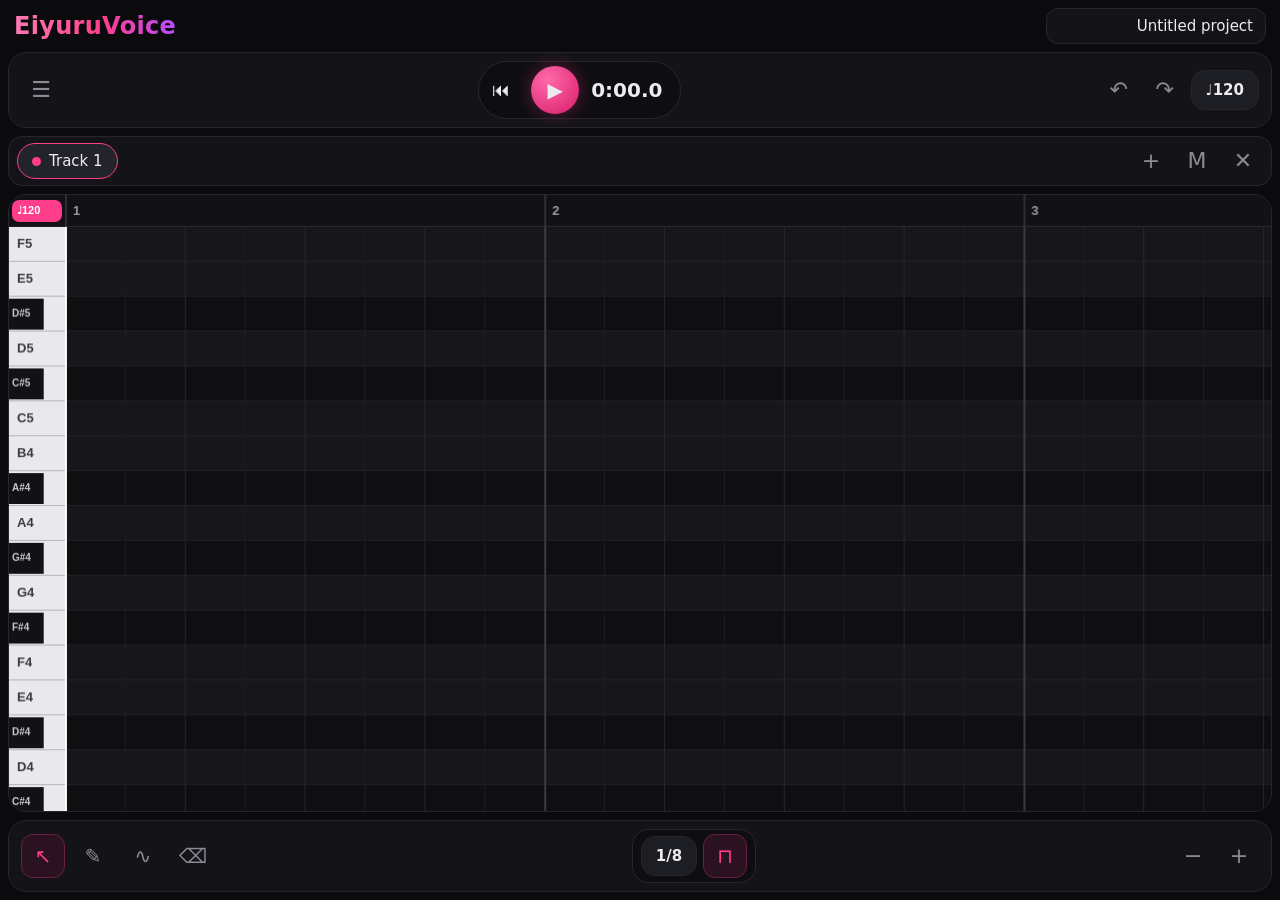
<file: index.html>
<!doctype html>
<html lang="tr">
<head>
<meta charset="utf-8">
<meta name="viewport" content="width=device-width,initial-scale=1,viewport-fit=cover">
<title>EiyuruVoice</title>
<link rel="stylesheet" href="style.css">
</head>
<body>
<div class="brand">
  <h1>EiyuruVoice</h1>
  <input id="pname" class="pname" value="Adsız proje" maxlength="60" aria-label="Proje adı">
</div>
<header class="top">
  <button id="menuBtn" class="ic" aria-label="Menü">☰</button>
  <div class="play"><button id="homeBtn" class="ic" aria-label="Başa al">⏮</button><button id="playBtn" class="pbtn" aria-label="Oynat">▶</button><span id="time">0:00.0</span></div>
  <div class="right">
    <button id="undoBtn" class="ic" aria-label="Geri al">↶</button>
    <button id="redoBtn" class="ic" aria-label="Yinele">↷</button>
    <button id="bpmBtn" class="chip">♩120</button>
  </div>
</header>

<div id="menu" hidden>
  <label id="langRow"><span>Dil</span><select id="lang"><option value="tr">Türkçe</option><option value="en">English</option><option value="ja">日本語</option><option value="ar">العربية</option></select></label>
  <button id="newBtn">Yeni proje</button>
  <button id="saveBtn">Projeyi kaydet</button>
  <button id="openBtn">Projeyi aç</button>
  <button id="ustBtn">UST / USTX içe aktar</button>
  <button id="ustOut">UST dışa aktar (seçili track)</button>
  <button id="ustxOut">USTX dışa aktar</button>
  <button id="evpfOut">EVPF dışa aktar</button>
  <button id="evpfIn">EVPF içe aktar</button>
  <button id="wavOut">WAV dışa aktar</button>
  <button id="vocLoad">Vokoder modelini yükle (.onnx)</button>
  <button id="vocPlay">Vokoderle çal (NSF-HiFiGAN)</button>
  <button id="vocWav">Vokoderle WAV dışa aktar</button>
  <button id="vibBtn">Seçili notaya vibrato</button>
  <button id="humanBtn" class="on">Doğal ifade (glide, vibrato, titreşim)</button>
  <button id="phRom">Söz: Japonca → Romaji</button>
  <button id="phHira">Söz: Romaji → Hiragana</button>
  <button id="phKata">Söz: Romaji → Katakana</button>
  <button id="vbBtn">Ses bankası yükle (zip / rar / dosyalar)</button>
  <button id="vbDir">Ses bankası klasörü seç</button>
  <p id="vbName">Ses bankası yok: yerleşik sentezleyici</p>
  <label id="singerRow"><span>Şarkıcı (seçili track)</span><select id="singer"></select></label>
  <button id="baseBtn">Banka kayıt perdesi</button>
  <button id="importBtn">Enstrümantal müzik içe aktar</button>
  <button id="removeInst">Enstrümantalı kaldır</button>
  <button id="instSet">Enstrümantal ayarları (ses, vokal azaltma, kaydırma)</button>
  <p id="instName">Enstrümantal yüklenmedi</p>
  <button id="resetPb">Seçili notanın pitch'ini sıfırla</button>
  <button id="clearBtn">Bu trackin notalarını sil</button>
  <input type="file" id="instInput" accept="audio/*" hidden>
  <input type="file" id="fileIn" hidden>
</div>

<nav class="trackbar">
  <div id="trkList"></div>
  <button id="addTrk" class="ic" aria-label="Track ekle">+</button>
  <button id="muteTrk" class="ic" aria-label="Sustur">M</button>
  <button id="delTrk" class="ic" aria-label="Track sil">✕</button>
</nav>

<main id="roll"><canvas id="cv"></canvas></main>

<footer class="tools">
  <div class="group">
    <button class="tool on" data-tool="select" aria-label="Seç">↖</button>
    <button class="tool" data-tool="pencil" aria-label="Nota ekle">✎</button>
    <button class="tool" data-tool="pitch" aria-label="Pitch çiz">∿</button>
    <button class="tool" data-tool="erase" aria-label="Nota sil">⌫</button>
  </div>
  <div class="group">
    <button id="snapBtn" class="chip">1/8</button>
    <button id="magnet" class="tool on" aria-label="Izgaraya yapış">⊓</button>
  </div>
  <div class="group">
    <button id="zoomOut" class="ic">−</button>
    <button id="zoomIn" class="ic">+</button>
  </div>
</footer>
<div id="toast" hidden></div>
<script src="voicebank.js"></script>
<script src="dsp.js"></script>
<script src="vocoder.js"></script>
<script src="phonemizer.js"></script>
<script src="i18n.js"></script>
<script src="app.js"></script>
</body>
</html>
</file>
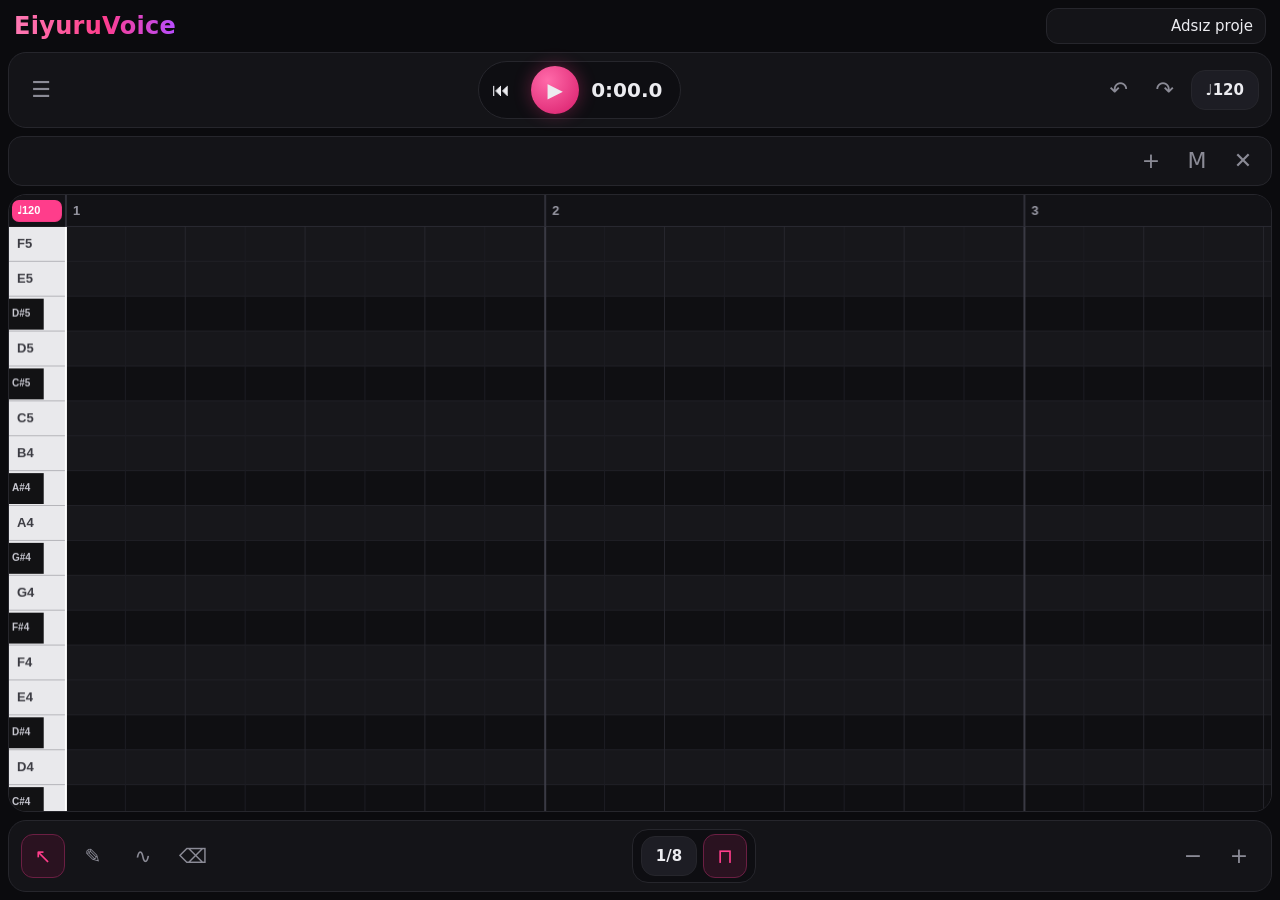
<file: index (2).html>
<!doctype html>
<html lang="tr">
<head>
<meta charset="utf-8">
<meta name="viewport" content="width=device-width,initial-scale=1,viewport-fit=cover">
<title>EiyuruVoice</title>
<link rel="stylesheet" href="style (1).css">
</head>
<body>
<div class="brand">
  <h1>EiyuruVoice</h1>
  <input id="pname" class="pname" value="Adsız proje" maxlength="60" aria-label="Proje adı">
</div>
<header class="top">
  <button id="menuBtn" class="ic" aria-label="Menü">☰</button>
  <div class="play"><button id="homeBtn" class="ic" aria-label="Başa al">⏮</button><button id="playBtn" class="pbtn" aria-label="Oynat">▶</button><span id="time">0:00.0</span></div>
  <div class="right">
    <button id="undoBtn" class="ic" aria-label="Geri al">↶</button>
    <button id="redoBtn" class="ic" aria-label="Yinele">↷</button>
    <button id="bpmBtn" class="chip">♩120</button>
  </div>
</header>

<div id="menu" hidden>
  <label id="langRow"><span>Dil</span><select id="lang"><option value="tr">Türkçe</option><option value="en">English</option><option value="ja">日本語</option><option value="ar">العربية</option></select></label>
  <button id="newBtn">Yeni proje</button>
  <button id="saveBtn">Projeyi kaydet</button>
  <button id="openBtn">Projeyi aç</button>
  <button id="ustBtn">UST / USTX içe aktar</button>
  <button id="ustOut">UST dışa aktar (seçili track)</button>
  <button id="ustxOut">USTX dışa aktar</button>
  <button id="evpfOut">EVPF dışa aktar</button>
  <button id="evpfIn">EVPF içe aktar</button>
  <button id="wavOut">WAV dışa aktar</button>
  <button id="vibBtn">Seçili notaya vibrato</button>
  <button id="humanBtn" class="on">Doğal ifade (glide, vibrato, titreşim)</button>
  <button id="phRom">Söz: Japonca → Romaji</button>
  <button id="phHira">Söz: Romaji → Hiragana</button>
  <button id="phKata">Söz: Romaji → Katakana</button>
  <button id="vbBtn">Ses bankası yükle (zip / rar / dosyalar)</button>
  <button id="vbDir">Ses bankası klasörü seç</button>
  <p id="vbName">Ses bankası yok: yerleşik sentezleyici</p>
  <label id="singerRow"><span>Şarkıcı (seçili track)</span><select id="singer"></select></label>
  <button id="baseBtn">Banka kayıt perdesi</button>
  <button id="importBtn">Enstrümantal müzik içe aktar</button>
  <button id="removeInst">Enstrümantalı kaldır</button>
  <button id="instSet">Enstrümantal ayarları (ses, vokal azaltma, kaydırma)</button>
  <p id="instName">Enstrümantal yüklenmedi</p>
  <button id="resetPb">Seçili notanın pitch'ini sıfırla</button>
  <button id="clearBtn">Bu trackin notalarını sil</button>
  <input type="file" id="instInput" accept="audio/*" hidden>
  <input type="file" id="fileIn" hidden>
</div>

<nav class="trackbar">
  <div id="trkList"></div>
  <button id="addTrk" class="ic" aria-label="Track ekle">+</button>
  <button id="muteTrk" class="ic" aria-label="Sustur">M</button>
  <button id="delTrk" class="ic" aria-label="Track sil">✕</button>
</nav>

<main id="roll"><canvas id="cv"></canvas></main>

<footer class="tools">
  <div class="group">
    <button class="tool on" data-tool="select" aria-label="Seç">↖</button>
    <button class="tool" data-tool="pencil" aria-label="Nota ekle">✎</button>
    <button class="tool" data-tool="pitch" aria-label="Pitch çiz">∿</button>
    <button class="tool" data-tool="erase" aria-label="Nota sil">⌫</button>
  </div>
  <div class="group">
    <button id="snapBtn" class="chip">1/8</button>
    <button id="magnet" class="tool on" aria-label="Izgaraya yapış">⊓</button>
  </div>
  <div class="group">
    <button id="zoomOut" class="ic">−</button>
    <button id="zoomIn" class="ic">+</button>
  </div>
</footer>
<div id="toast" hidden></div>
<script src="voicebank.js"></script>
<script src="dsp.js"></script>
<script src="phonemizer.js"></script>
<script src="i18n (1).js"></script>
<script src="app.js"></script>
</body>
</html>
</file>
<file: style.css>
:root{
  --bg:#0b0b0e; --panel:#141418; --line:#26262c; --text:#ececf0; --mute:#8b8b96;
  --pink:#ff3d8b; --pink2:#d81b6a;
  color-scheme:dark;
}
*{box-sizing:border-box;-webkit-tap-highlight-color:transparent}
html,body{height:100%;margin:0}
body{
  display:flex;flex-direction:column;gap:8px;padding:8px;
  padding-top:max(8px,env(safe-area-inset-top));padding-bottom:max(8px,env(safe-area-inset-bottom));
  background:var(--bg);color:var(--text);
  font:500 15px/1.2 "Segoe UI",Roboto,system-ui,sans-serif;
  overflow:hidden;user-select:none;-webkit-user-select:none;
}
button{font:inherit;color:inherit;background:none;border:0;cursor:pointer}
button:focus-visible{outline:2px solid var(--pink);outline-offset:2px}
.top,.tools{
  display:flex;align-items:center;justify-content:space-between;
  padding:8px 12px;background:var(--panel);border:1px solid var(--line);border-radius:18px;
}
.ic{width:40px;height:40px;border-radius:12px;font-size:22px;color:var(--mute)}
.ic:active{background:#22222a}
.play{display:flex;align-items:center;gap:12px;padding:4px 18px 4px 4px;background:#0e0e12;border:1px solid var(--line);border-radius:999px}
.pbtn{width:48px;height:48px;border-radius:50%;background:radial-gradient(circle at 35% 30%,#ff6aa9,var(--pink2));font-size:20px;box-shadow:0 0 18px #ff3d8b55}
#time{font-size:20px;font-weight:700;font-variant-numeric:tabular-nums}
.right,.group{display:flex;align-items:center;gap:6px}
.chip{padding:10px 14px;border-radius:14px;background:#1d1d24;border:1px solid var(--line);font-weight:700}
.tool{width:44px;height:44px;border-radius:12px;font-size:20px;color:var(--mute);border:1px solid transparent}
.tool.on{color:var(--pink);background:#2a1220;border-color:#6b1f43}
.group:nth-child(2){padding:4px 8px;background:#0e0e12;border:1px solid var(--line);border-radius:16px}
#roll{flex:1;min-height:0;position:relative;border:1px solid var(--line);border-radius:18px;overflow:hidden;background:#101013}
#cv{position:absolute;inset:0;width:100%;height:100%;touch-action:none;display:block}
#menu{
  position:absolute;z-index:5;top:calc(max(8px,env(safe-area-inset-top)) + 64px);left:12px;
  display:flex;flex-direction:column;gap:4px;min-width:250px;padding:8px;
  background:#1a1a20;border:1px solid var(--line);border-radius:16px;box-shadow:0 12px 40px #000a;
}
#menu[hidden],#toast[hidden]{display:none}
#menu button{text-align:left;padding:12px 14px;border-radius:10px}
#menu button:hover,#menu button:active{background:#2a2a33}
#importBtn{color:var(--pink);font-weight:700}
#instName{margin:4px 14px 6px;font-size:13px;color:var(--mute)}
#toast{position:fixed;left:50%;bottom:90px;transform:translateX(-50%);padding:10px 16px;border-radius:12px;background:#2a1220;border:1px solid #6b1f43;z-index:9}

.brand{display:flex;align-items:center;justify-content:space-between;gap:12px;padding:0 6px}
.brand h1{margin:0;font-size:24px;font-weight:800;letter-spacing:.3px;background:linear-gradient(90deg,#ff7ab4,#ff3d8b 55%,#b84dff);-webkit-background-clip:text;background-clip:text;color:transparent}
.pname{flex:0 1 220px;min-width:0;padding:8px 12px;border-radius:12px;background:var(--panel);border:1px solid var(--line);color:var(--text);font:inherit;text-align:right;user-select:text;-webkit-user-select:text}
.pname:focus{outline:2px solid var(--pink)}
.trackbar{display:flex;align-items:center;gap:6px;padding:4px 8px;background:var(--panel);border:1px solid var(--line);border-radius:14px}
#trkList{flex:1;display:flex;gap:6px;overflow-x:auto;scrollbar-width:none}
.trk{flex:none;padding:8px 14px;border-radius:999px;background:#1d1d24;border:1px solid var(--line);color:var(--mute);white-space:nowrap}
.trk::before{content:"";display:inline-block;width:9px;height:9px;margin-right:8px;border-radius:50%;background:var(--c)}
.trk.on{color:var(--text);border-color:var(--c);background:#23232b}
.trk.mute{opacity:.45;text-decoration:line-through}
#menu{top:calc(max(8px,env(safe-area-inset-top)) + 112px);max-height:70dvh;overflow:auto}
#vbName{margin:4px 14px 6px;font-size:13px;color:var(--mute)}
#langRow{display:flex;align-items:center;justify-content:space-between;gap:12px;padding:6px 14px 10px;color:var(--mute);font-size:13px}
#lang{padding:6px 10px;border-radius:10px;background:#0e0e12;border:1px solid var(--line);color:var(--text);font:inherit}

.play .ic{width:36px;height:36px;font-size:18px;color:var(--text)}
#newBtn{color:var(--pink);font-weight:700}
#menu button.on{color:var(--pink);font-weight:700}
#singerRow{display:flex;align-items:center;justify-content:space-between;gap:12px;padding:4px 14px 8px;color:var(--mute);font-size:13px}
#singer{max-width:150px;padding:6px 8px;border-radius:10px;background:#0e0e12;border:1px solid var(--line);color:var(--text);font:inherit}

.dlg{position:fixed;inset:0;background:#000a;display:flex;align-items:center;justify-content:center;z-index:50;padding:16px}
.dlgbox{background:#1a1a20;border:1px solid var(--line);border-radius:16px;padding:16px;max-width:420px;width:100%;box-shadow:0 12px 40px #000a}
.dlgbox p{white-space:pre-line;margin:0 0 12px;line-height:1.4}
.dlgbox input{width:100%;padding:10px 12px;border-radius:10px;background:#0e0e12;border:1px solid var(--line);color:var(--text);font:inherit;margin-bottom:12px;user-select:text;-webkit-user-select:text}
.dlgrow{display:flex;gap:8px;justify-content:flex-end}
.dlgrow button{padding:10px 18px;border-radius:12px;background:#23232b;border:1px solid var(--line)}
.dlgrow button:last-child{background:var(--pink);border-color:var(--pink);color:#fff;font-weight:700}
</file>
<file: style (1).css>
:root{
  --bg:#0b0b0e; --panel:#141418; --line:#26262c; --text:#ececf0; --mute:#8b8b96;
  --pink:#ff3d8b; --pink2:#d81b6a;
  color-scheme:dark;
}
*{box-sizing:border-box;-webkit-tap-highlight-color:transparent}
html,body{height:100%;margin:0}
body{
  display:flex;flex-direction:column;gap:8px;padding:8px;
  padding-top:max(8px,env(safe-area-inset-top));padding-bottom:max(8px,env(safe-area-inset-bottom));
  background:var(--bg);color:var(--text);
  font:500 15px/1.2 "Segoe UI",Roboto,system-ui,sans-serif;
  overflow:hidden;user-select:none;-webkit-user-select:none;
}
button{font:inherit;color:inherit;background:none;border:0;cursor:pointer}
button:focus-visible{outline:2px solid var(--pink);outline-offset:2px}
.top,.tools{
  display:flex;align-items:center;justify-content:space-between;
  padding:8px 12px;background:var(--panel);border:1px solid var(--line);border-radius:18px;
}
.ic{width:40px;height:40px;border-radius:12px;font-size:22px;color:var(--mute)}
.ic:active{background:#22222a}
.play{display:flex;align-items:center;gap:12px;padding:4px 18px 4px 4px;background:#0e0e12;border:1px solid var(--line);border-radius:999px}
.pbtn{width:48px;height:48px;border-radius:50%;background:radial-gradient(circle at 35% 30%,#ff6aa9,var(--pink2));font-size:20px;box-shadow:0 0 18px #ff3d8b55}
#time{font-size:20px;font-weight:700;font-variant-numeric:tabular-nums}
.right,.group{display:flex;align-items:center;gap:6px}
.chip{padding:10px 14px;border-radius:14px;background:#1d1d24;border:1px solid var(--line);font-weight:700}
.tool{width:44px;height:44px;border-radius:12px;font-size:20px;color:var(--mute);border:1px solid transparent}
.tool.on{color:var(--pink);background:#2a1220;border-color:#6b1f43}
.group:nth-child(2){padding:4px 8px;background:#0e0e12;border:1px solid var(--line);border-radius:16px}
#roll{flex:1;min-height:0;position:relative;border:1px solid var(--line);border-radius:18px;overflow:hidden;background:#101013}
#cv{position:absolute;inset:0;width:100%;height:100%;touch-action:none;display:block}
#menu{
  position:absolute;z-index:5;top:calc(max(8px,env(safe-area-inset-top)) + 64px);left:12px;
  display:flex;flex-direction:column;gap:4px;min-width:250px;padding:8px;
  background:#1a1a20;border:1px solid var(--line);border-radius:16px;box-shadow:0 12px 40px #000a;
}
#menu[hidden],#toast[hidden]{display:none}
#menu button{text-align:left;padding:12px 14px;border-radius:10px}
#menu button:hover,#menu button:active{background:#2a2a33}
#importBtn{color:var(--pink);font-weight:700}
#instName{margin:4px 14px 6px;font-size:13px;color:var(--mute)}
#toast{position:fixed;left:50%;bottom:90px;transform:translateX(-50%);padding:10px 16px;border-radius:12px;background:#2a1220;border:1px solid #6b1f43;z-index:9}

.brand{display:flex;align-items:center;justify-content:space-between;gap:12px;padding:0 6px}
.brand h1{margin:0;font-size:24px;font-weight:800;letter-spacing:.3px;background:linear-gradient(90deg,#ff7ab4,#ff3d8b 55%,#b84dff);-webkit-background-clip:text;background-clip:text;color:transparent}
.pname{flex:0 1 220px;min-width:0;padding:8px 12px;border-radius:12px;background:var(--panel);border:1px solid var(--line);color:var(--text);font:inherit;text-align:right;user-select:text;-webkit-user-select:text}
.pname:focus{outline:2px solid var(--pink)}
.trackbar{display:flex;align-items:center;gap:6px;padding:4px 8px;background:var(--panel);border:1px solid var(--line);border-radius:14px}
#trkList{flex:1;display:flex;gap:6px;overflow-x:auto;scrollbar-width:none}
.trk{flex:none;padding:8px 14px;border-radius:999px;background:#1d1d24;border:1px solid var(--line);color:var(--mute);white-space:nowrap}
.trk::before{content:"";display:inline-block;width:9px;height:9px;margin-right:8px;border-radius:50%;background:var(--c)}
.trk.on{color:var(--text);border-color:var(--c);background:#23232b}
.trk.mute{opacity:.45;text-decoration:line-through}
#menu{top:calc(max(8px,env(safe-area-inset-top)) + 112px);max-height:70dvh;overflow:auto}
#vbName{margin:4px 14px 6px;font-size:13px;color:var(--mute)}
#langRow{display:flex;align-items:center;justify-content:space-between;gap:12px;padding:6px 14px 10px;color:var(--mute);font-size:13px}
#lang{padding:6px 10px;border-radius:10px;background:#0e0e12;border:1px solid var(--line);color:var(--text);font:inherit}

.play .ic{width:36px;height:36px;font-size:18px;color:var(--text)}
#newBtn{color:var(--pink);font-weight:700}
#menu button.on{color:var(--pink);font-weight:700}
#singerRow{display:flex;align-items:center;justify-content:space-between;gap:12px;padding:4px 14px 8px;color:var(--mute);font-size:13px}
#singer{max-width:150px;padding:6px 8px;border-radius:10px;background:#0e0e12;border:1px solid var(--line);color:var(--text);font:inherit}
</file>
